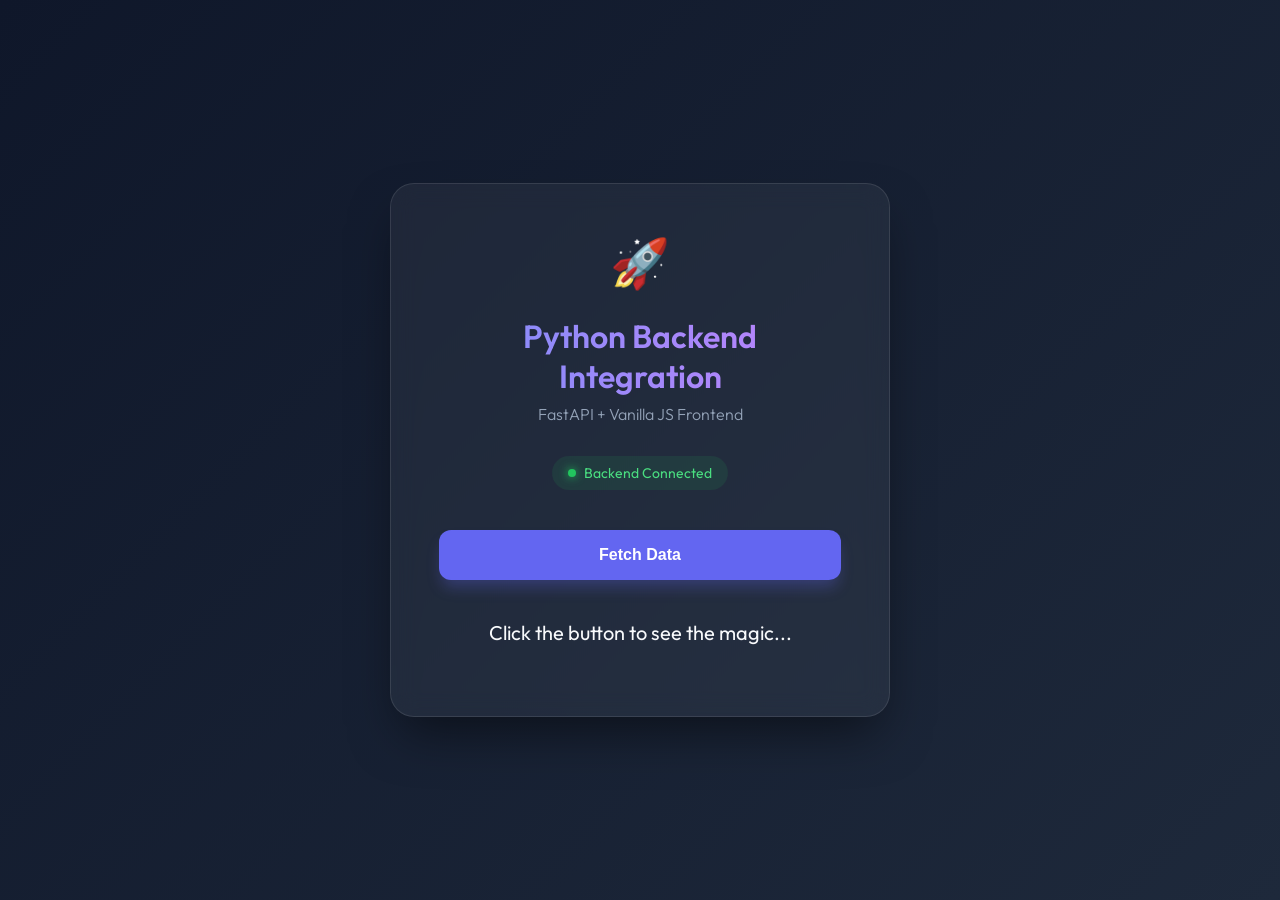
<file: index.html>
<!DOCTYPE html>
<html lang="en">
<head>
    <meta charset="UTF-8">
    <meta name="viewport" content="width=device-width, initial-scale=1.0">
    <title>Modern Python App</title>
    <link rel="preconnect" href="https://fonts.googleapis.com">
    <link rel="preconnect" href="https://fonts.gstatic.com" crossorigin>
    <link href="https://fonts.googleapis.com/css2?family=Outfit:wght@300;400;600&display=swap" rel="stylesheet">
    <link rel="stylesheet" href="style.css">
</head>
<body>
    <div class="glass-container">
        <div class="content">
            <div class="icon-header">🚀</div>
            <h1>Python Backend Integration</h1>
            <p class="subtitle">FastAPI + Vanilla JS Frontend</p>
            <div class="status-indicator">
                <span class="dot"></span> Backend Connected
            </div>
            <button class="primary-btn" onclick="showMessage()">Fetch Data</button>
            <div class="response-area">
                <h2 id="message">Click the button to see the magic...</h2>
            </div>
        </div>
    </div>

    <script src="script.js"></script>
</body>
</html>
</file>
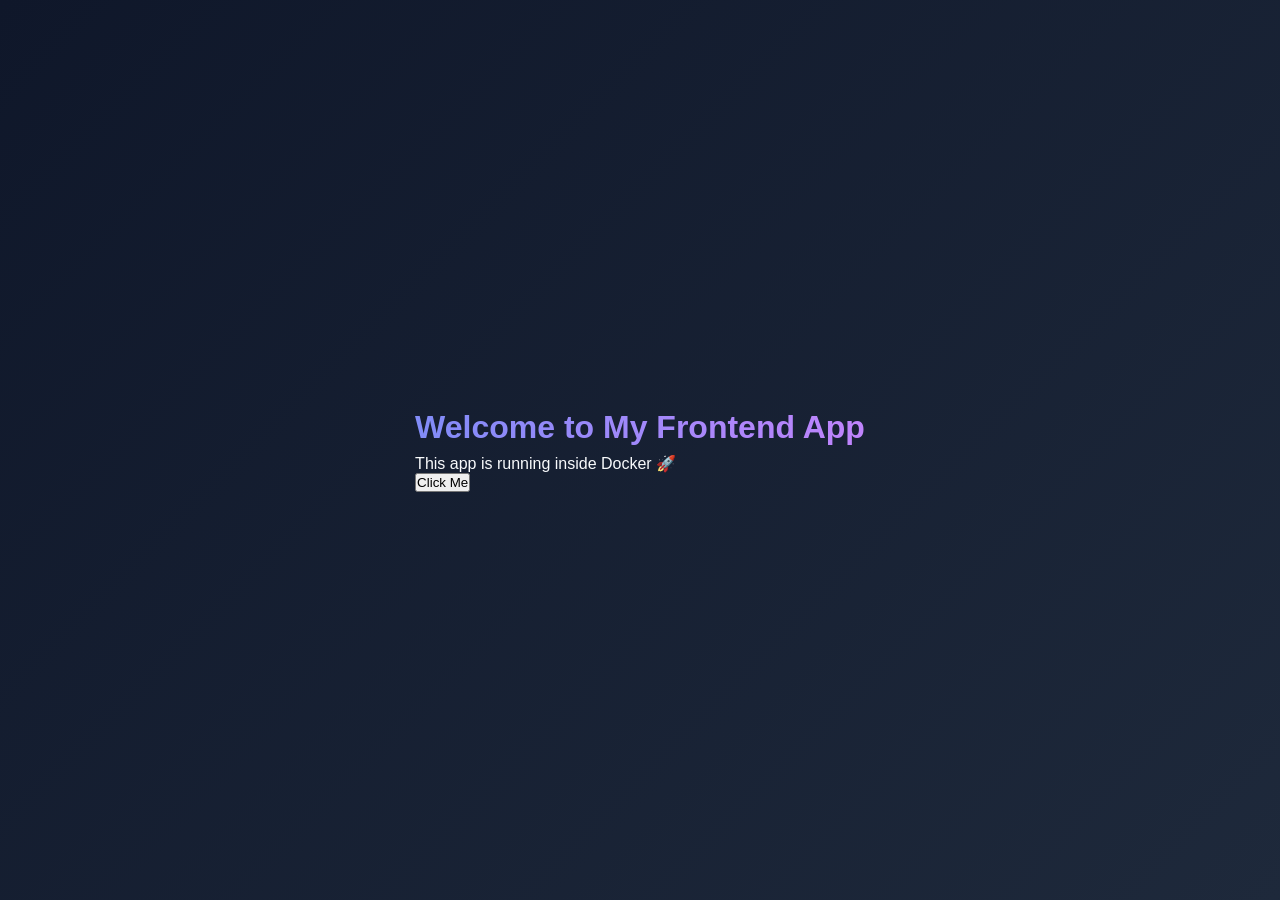
<file: test1.html>
<!DOCTYPE html>
<html lang="en">
<head>
    <meta charset="UTF-8">
    <meta name="viewport" content="width=device-width, initial-scale=1.0">
    <title>Simple Frontend</title>
    <link rel="stylesheet" href="style.css">
</head>
<body>

    <div class="container">
        <h1>Welcome to My Frontend App</h1>
        <p>This app is running inside Docker 🚀</p>
        <button onclick="showMessage()">Click Me</button>
        <h2 id="message"></h2>
    </div>

    <script src="script.js"></script>
</body>
</html>
</file>
<file: style.css>
:root {
    --primary: #6366f1;
    --primary-hover: #4f46e5;
    --bg-gradient: linear-gradient(135deg, #0f172a 0%, #1e293b 100%);
    --glass-bg: rgba(255, 255, 255, 0.05);
    --glass-border: rgba(255, 255, 255, 0.1);
    --text-main: #f8fafc;
    --text-muted: #94a3b8;
}

* {
    margin: 0;
    padding: 0;
    box-sizing: border-box;
}

body {
    font-family: 'Outfit', sans-serif;
    background: var(--bg-gradient);
    height: 100vh;
    display: flex;
    align-items: center;
    justify-content: center;
    color: var(--text-main);
    overflow: hidden;
}

.glass-container {
    background: var(--glass-bg);
    backdrop-filter: blur(12px);
    -webkit-backdrop-filter: blur(12px);
    border: 1px solid var(--glass-border);
    border-radius: 24px;
    padding: 3rem;
    width: 90%;
    max-width: 500px;
    box-shadow: 0 25px 50px -12px rgba(0, 0, 0, 0.5);
    text-align: center;
    animation: slideUp 0.8s ease-out;
}

.icon-header {
    font-size: 3rem;
    margin-bottom: 1.5rem;
    animation: float 3s ease-in-out infinite;
}

h1 {
    font-weight: 600;
    font-size: 2rem;
    margin-bottom: 0.5rem;
    background: linear-gradient(to right, #818cf8, #c084fc);
    -webkit-background-clip: text;
    -webkit-text-fill-color: transparent;
}

.subtitle {
    color: var(--text-muted);
    margin-bottom: 2rem;
    font-weight: 300;
}

.status-indicator {
    display: inline-flex;
    align-items: center;
    gap: 0.5rem;
    background: rgba(34, 197, 94, 0.1);
    color: #4ade80;
    padding: 0.5rem 1rem;
    border-radius: 9999px;
    font-size: 0.875rem;
    margin-bottom: 2.5rem;
}

.dot {
    width: 8px;
    height: 8px;
    background: #22c55e;
    border-radius: 50%;
    box-shadow: 0 0 10px #22c55e;
    animation: pulse 2s infinite;
}

.primary-btn {
    background: var(--primary);
    color: white;
    border: none;
    padding: 1rem 2.5rem;
    border-radius: 12px;
    font-size: 1rem;
    font-weight: 600;
    cursor: pointer;
    transition: all 0.3s cubic-bezier(0.4, 0, 0.2, 1);
    width: 100%;
    box-shadow: 0 10px 15px -3px rgba(99, 102, 241, 0.3);
}

.primary-btn:hover {
    background: var(--primary-hover);
    transform: translateY(-2px);
    box-shadow: 0 20px 25px -5px rgba(99, 102, 241, 0.4);
}

.primary-btn:active {
    transform: translateY(0);
}

.response-area {
    margin-top: 2.5rem;
    min-height: 3rem;
}

#message {
    font-size: 1.25rem;
    font-weight: 400;
    color: var(--text-main);
}

.fade-in {
    animation: fadeIn 0.5s ease-in forwards;
}

@keyframes slideUp {
    from { opacity: 0; transform: translateY(20px); }
    to { opacity: 1; transform: translateY(0); }
}

@keyframes float {
    0%, 100% { transform: translateY(0); }
    50% { transform: translateY(-10px); }
}

@keyframes pulse {
    0% { transform: scale(1); opacity: 1; }
    50% { transform: scale(1.5); opacity: 0.5; }
    100% { transform: scale(1); opacity: 1; }
}

@keyframes fadeIn {
    from { opacity: 0; }
    to { opacity: 1; }
}
</file>
